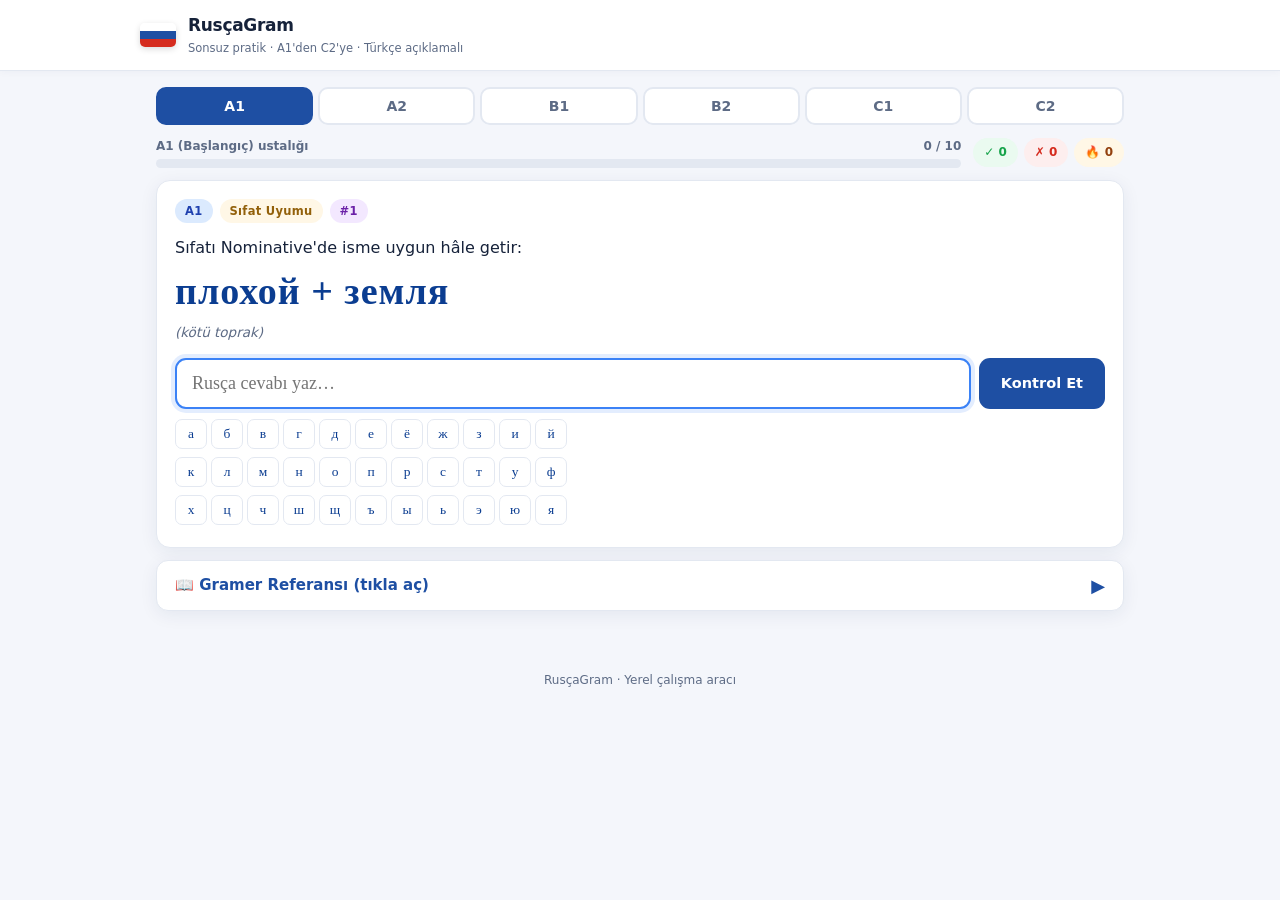
<file: index.html>
<!DOCTYPE html>
<html lang="tr">
<head>
  <meta charset="UTF-8">
  <meta name="viewport" content="width=device-width, initial-scale=1">
  <title>RusçaGram — A1'den C2'ye Sonsuz Pratik</title>
  <link rel="stylesheet" href="assets/css/main.css">
</head>
<body>

  <header class="site-header">
    <div class="header-inner">
      <div class="flag"><span></span><span></span><span></span></div>
      <div class="brand">
        <h1>RusçaGram</h1>
        <small>Sonsuz pratik · A1'den C2'ye · Türkçe açıklamalı</small>
      </div>
    </div>
  </header>

  <main class="container">

    <!-- SEVİYE ÇUBUĞU — JS doldurur -->
    <nav class="levels" id="levels" aria-label="Seviye seçimi"></nav>

    <!-- İLERLEME PANELİ -->
    <section class="hud" aria-label="İlerleme">
      <div class="mastery">
        <div class="m-row">
          <span id="m-label">A1 ustalığı</span>
          <span id="m-text">0 / 10</span>
        </div>
        <div class="m-bar"><div id="m-fill" style="width:0%"></div></div>
      </div>
      <div class="badges">
        <span class="badge ok">✓ <b id="st-ok">0</b></span>
        <span class="badge no">✗ <b id="st-no">0</b></span>
        <span class="badge st">🔥 <b id="st-st">0</b></span>
      </div>
    </section>

    <!-- SORU KARTI -->
    <section class="card" id="q-card">
      <div class="qmeta" id="q-meta"></div>
      <div class="qprompt" id="q-prompt">Yükleniyor…</div>
      <div class="qword" id="q-word">—</div>
      <div class="qhint" id="q-hint"></div>
      <div id="q-body"></div>
      <div class="fb" id="fb"></div>
    </section>

    <!-- REFERANS -->
    <button class="ref-toggle" id="ref-toggle" type="button" aria-expanded="false">
      <span>📖 Gramer Referansı (tıkla aç)</span>
      <span class="arrow" aria-hidden="true">▶</span>
    </button>
    <section class="ref-body" id="ref-body">
      <div class="card">
        <div class="ref-tabs" id="ref-tabs"></div>
        <div id="ref-content"></div>
      </div>
    </section>

  </main>

  <footer class="site-footer">RusçaGram · Yerel çalışma aracı</footer>

  <script src="assets/js/main.js"></script>
</body>
</html>
</file>
<file: assets/css/main.css>
/* ============================================================
   RusçaGram — Tek stylesheet
   ============================================================ */

:root {
  --bg: #f4f6fb;
  --panel: #ffffff;
  --ink: #16223a;
  --muted: #5d6b85;
  --line: #e3e8f1;
  --primary: #1e4fa3;
  --primary-2: #3b82f6;
  --red: #d52b1e;
  --green: #16a34a;
  --amber: #f59e0b;
  --soft-blue: #eef4ff;
  --soft-red: #fdeeee;
  --soft-green: #eafaf0;
  --soft-amber: #fff7e6;
  --shadow: 0 4px 18px rgba(20, 40, 80, .07);
  --radius: 14px;
}

* { box-sizing: border-box; }
html, body { margin: 0; padding: 0; }

body {
  font-family: 'Segoe UI', Roboto, system-ui, -apple-system, sans-serif;
  background: var(--bg);
  color: var(--ink);
  line-height: 1.6;
  min-height: 100vh;
}

/* ---------- Header ---------- */
.site-header {
  background: #fff;
  border-bottom: 1px solid var(--line);
  padding: 12px 20px;
  position: sticky;
  top: 0;
  z-index: 50;
  box-shadow: 0 1px 8px rgba(20, 40, 80, .04);
}
.header-inner {
  max-width: 1000px;
  margin: 0 auto;
  display: flex;
  align-items: center;
  gap: 12px;
  flex-wrap: wrap;
}
.flag {
  width: 36px; height: 24px;
  border-radius: 5px;
  overflow: hidden;
  display: grid;
  grid-template-rows: 1fr 1fr 1fr;
  box-shadow: 0 2px 6px rgba(0,0,0,.15);
}
.flag span:nth-child(1) { background: #fff; }
.flag span:nth-child(2) { background: #1e4fa3; }
.flag span:nth-child(3) { background: #d52b1e; }
.brand h1 { margin: 0; font-size: 17px; letter-spacing: -.3px; }
.brand small { color: var(--muted); font-size: 11.5px; display: block; font-weight: 400; }

/* ---------- Layout ---------- */
.container {
  max-width: 1000px;
  margin: 16px auto 40px;
  padding: 0 16px;
}

/* ---------- Seviye çubuğu ---------- */
.levels {
  display: flex;
  gap: 5px;
  margin-bottom: 12px;
  flex-wrap: wrap;
}
.lv-btn {
  flex: 1;
  min-width: 60px;
  padding: 9px 8px;
  border: 2px solid var(--line);
  background: #fff;
  border-radius: 10px;
  cursor: pointer;
  font-family: inherit;
  font-weight: 700;
  font-size: 14px;
  color: var(--muted);
  transition: .15s;
  position: relative;
}
.lv-btn:hover:not(:disabled) { border-color: var(--primary-2); color: var(--primary); }
.lv-btn.active { background: var(--primary); color: #fff; border-color: var(--primary); }
.lv-btn.done { background: var(--soft-green); color: var(--green); border-color: var(--green); }
.lv-btn.done.active { background: var(--green); color: #fff; }
.lv-btn .chk { position: absolute; top: 2px; right: 5px; font-size: 11px; }

/* ---------- HUD ---------- */
.hud {
  display: flex;
  gap: 12px;
  align-items: center;
  flex-wrap: wrap;
  margin-bottom: 12px;
}
.hud .mastery { flex: 1; min-width: 200px; }
.hud .m-row {
  display: flex;
  justify-content: space-between;
  font-size: 12px;
  color: var(--muted);
  margin-bottom: 3px;
  font-weight: 600;
}
.hud .m-bar {
  height: 9px;
  background: var(--line);
  border-radius: 9px;
  overflow: hidden;
}
.hud .m-bar > div {
  height: 100%;
  background: linear-gradient(90deg, #3b82f6, #16a34a);
  transition: width .3s;
  border-radius: 9px;
}
.badges { display: flex; gap: 6px; }
.badge {
  padding: 5px 11px;
  border-radius: 20px;
  font-weight: 700;
  font-size: 12px;
}
.badge.ok { background: var(--soft-green); color: var(--green); }
.badge.no { background: var(--soft-red); color: var(--red); }
.badge.st { background: var(--soft-amber); color: #92400e; }

/* ---------- Kart ---------- */
.card {
  background: #fff;
  border: 1px solid var(--line);
  border-radius: var(--radius);
  padding: 18px;
  box-shadow: var(--shadow);
  margin-bottom: 12px;
}

/* ---------- Soru ---------- */
.qmeta {
  display: flex;
  gap: 7px;
  align-items: center;
  flex-wrap: wrap;
  margin-bottom: 12px;
  font-size: 12px;
}
.tag {
  padding: 3px 10px;
  border-radius: 20px;
  font-weight: 700;
  letter-spacing: .3px;
  font-size: 11.5px;
}
.tag.lvl { background: #dbeafe; color: #1e40af; }
.tag.topic { background: var(--soft-amber); color: #92600a; }
.tag.num { background: #f3e8ff; color: #6b21a8; }

.qprompt { font-size: 16px; margin-bottom: 8px; font-weight: 500; }
.qword {
  font-family: Georgia, serif;
  font-size: 38px;
  color: #0b3d91;
  font-weight: 700;
  margin: 8px 0;
  letter-spacing: 1px;
  line-height: 1.2;
  word-break: break-word;
}
.qhint {
  font-size: 13.5px;
  color: var(--muted);
  font-style: italic;
  margin-bottom: 14px;
}

/* ---------- Seçmeli cevaplar ---------- */
.choices { display: grid; gap: 8px; }
.choice-btn {
  background: #fff;
  border: 2px solid var(--line);
  border-radius: 10px;
  padding: 12px 15px;
  font-size: 15px;
  font-family: inherit;
  text-align: left;
  cursor: pointer;
  transition: .15s;
  color: var(--ink);
}
.choice-btn:hover:not(:disabled) { border-color: var(--primary-2); background: var(--soft-blue); }
.choice-btn:disabled { cursor: default; opacity: .7; }
.choice-btn.correct {
  background: var(--soft-green);
  border-color: var(--green);
  color: var(--green);
  font-weight: 700;
}
.choice-btn.wrong {
  background: var(--soft-red);
  border-color: var(--red);
  color: var(--red);
  font-weight: 700;
}

/* ---------- Yazılı cevap ---------- */
.trow { display: flex; gap: 8px; flex-wrap: wrap; }
.trow input {
  flex: 1;
  min-width: 180px;
  padding: 13px 15px;
  font-size: 18px;
  border: 2px solid var(--line);
  border-radius: 11px;
  font-family: Georgia, serif;
  color: #0b3d91;
  background: #fff;
  outline: none;
  transition: .15s;
}
.trow input:focus {
  border-color: var(--primary-2);
  box-shadow: 0 0 0 4px rgba(59, 130, 246, .14);
}
.trow input.correct { border-color: var(--green); background: var(--soft-green); }
.trow input.wrong { border-color: var(--red); background: var(--soft-red); }

/* ---------- Buton ---------- */
.btn {
  border: none;
  background: var(--primary);
  color: #fff;
  padding: 13px 22px;
  border-radius: 11px;
  font-size: 14.5px;
  font-weight: 600;
  cursor: pointer;
  font-family: inherit;
  transition: .15s;
}
.btn:hover:not(:disabled) { background: #16408c; transform: translateY(-1px); }
.btn:disabled { opacity: .5; cursor: not-allowed; transform: none; }
.btn.green { background: var(--green); }
.btn.green:hover:not(:disabled) { background: #0f7a37; }
.btn.ghost {
  background: #fff;
  color: var(--primary);
  border: 2px solid var(--line);
}
.btn.ghost:hover:not(:disabled) { border-color: var(--primary-2); background: var(--soft-blue); }

/* ---------- Sanal klavye ---------- */
.kb { display: flex; flex-wrap: wrap; gap: 4px; margin-top: 10px; }
.kb button {
  border: 1px solid var(--line);
  background: #fff;
  border-radius: 7px;
  padding: 6px 9px;
  font-size: 13.5px;
  font-family: Georgia, serif;
  cursor: pointer;
  color: #0b3d91;
  min-width: 32px;
}
.kb button:hover { background: var(--soft-blue); border-color: var(--primary-2); }

/* ---------- Geri bildirim ---------- */
.fb {
  margin-top: 16px;
  padding: 16px 18px;
  border-radius: 12px;
  display: none;
  animation: fadeDown .22s;
}
.fb.show { display: block; }
.fb.ok { background: var(--soft-green); border-left: 5px solid var(--green); }
.fb.no { background: var(--soft-red); border-left: 5px solid var(--red); }

@keyframes fadeDown {
  from { opacity: 0; transform: translateY(4px); }
  to { opacity: 1; transform: none; }
}

.fb h4 {
  margin: 0 0 10px;
  font-size: 16.5px;
  display: flex;
  align-items: center;
  gap: 8px;
  flex-wrap: wrap;
}
.fb .sublabel { color: var(--muted); font-weight: 400; font-size: 13px; }
.fb .answer-row { margin-bottom: 8px; font-size: 14.5px; }
.fb .answer-row b { display: inline-block; min-width: 110px; }
.fb .explain {
  background: #fff;
  padding: 12px 14px;
  border-radius: 9px;
  margin-top: 8px;
  font-size: 14px;
  line-height: 1.7;
}
.fb .explain b { color: var(--primary); }
.fb .rule {
  background: var(--soft-amber);
  padding: 10px 14px;
  border-radius: 9px;
  margin-top: 8px;
  font-size: 13.5px;
  color: #78450a;
  border-left: 3px solid var(--amber);
}
.fb .example {
  margin-top: 8px;
  padding: 9px 14px;
  background: #f8fafc;
  border-radius: 8px;
  font-size: 14px;
}
.fb .ru { font-family: Georgia, serif; color: #0b3d91; font-weight: 600; font-size: 16px; }
.fb .tr { color: var(--muted); font-size: 13px; display: block; margin-top: 2px; }

/* ---------- Tebrik ---------- */
.celebrate {
  background: linear-gradient(135deg, #dcfce7, #bbf7d0);
  border: 2px solid var(--green);
  border-radius: 12px;
  padding: 20px;
  text-align: center;
  margin-top: 12px;
}
.celebrate h3 { color: var(--green); margin: 0 0 6px; font-size: 19px; }
.celebrate p { margin: 6px 0 12px; color: #166534; font-size: 14px; }

/* ---------- Referans ---------- */
.ref-toggle {
  width: 100%;
  text-align: left;
  padding: 14px 18px;
  background: #fff;
  border: 1px solid var(--line);
  border-radius: 12px;
  font-family: inherit;
  font-size: 15px;
  font-weight: 700;
  color: var(--primary);
  cursor: pointer;
  box-shadow: var(--shadow);
  display: flex;
  justify-content: space-between;
  align-items: center;
  margin-bottom: 12px;
}
.ref-toggle:hover { background: var(--soft-blue); }
.ref-toggle .arrow { transition: .2s; font-size: 18px; }
.ref-toggle.open .arrow { transform: rotate(90deg); }

.ref-body { display: none; margin-bottom: 12px; }
.ref-body.open { display: block; animation: fadeDown .2s; }

.ref-tabs { display: flex; gap: 5px; flex-wrap: wrap; margin-bottom: 10px; }
.ref-tabs button {
  padding: 7px 13px;
  border: 1.5px solid var(--line);
  background: #fff;
  border-radius: 9px;
  cursor: pointer;
  font-family: inherit;
  font-size: 13px;
  font-weight: 600;
  color: var(--muted);
  transition: .15s;
}
.ref-tabs button:hover { border-color: var(--primary-2); color: var(--primary); }
.ref-tabs button.active { background: var(--primary); color: #fff; border-color: var(--primary); }

/* ---------- Tablolar ---------- */
table { width: 100%; border-collapse: collapse; font-size: 13.5px; margin-top: 8px; }
th, td {
  border: 1px solid var(--line);
  padding: 8px 10px;
  text-align: left;
  vertical-align: top;
}
th {
  background: var(--soft-blue);
  font-weight: 700;
  color: var(--primary);
  font-size: 12.5px;
}
tr:nth-child(even) td { background: #fbfcff; }
td.ru { font-family: Georgia, serif; color: #0b3d91; }
.ru { font-family: Georgia, serif; color: #0b3d91; }

/* ---------- Footer ---------- */
.site-footer {
  text-align: center;
  color: var(--muted);
  font-size: 12px;
  padding: 20px 0;
}

/* ---------- Responsive ---------- */
@media (max-width: 600px) {
  .qword { font-size: 30px; }
  .lv-btn { padding: 8px 4px; font-size: 13px; min-width: 48px; }
}
</file>
